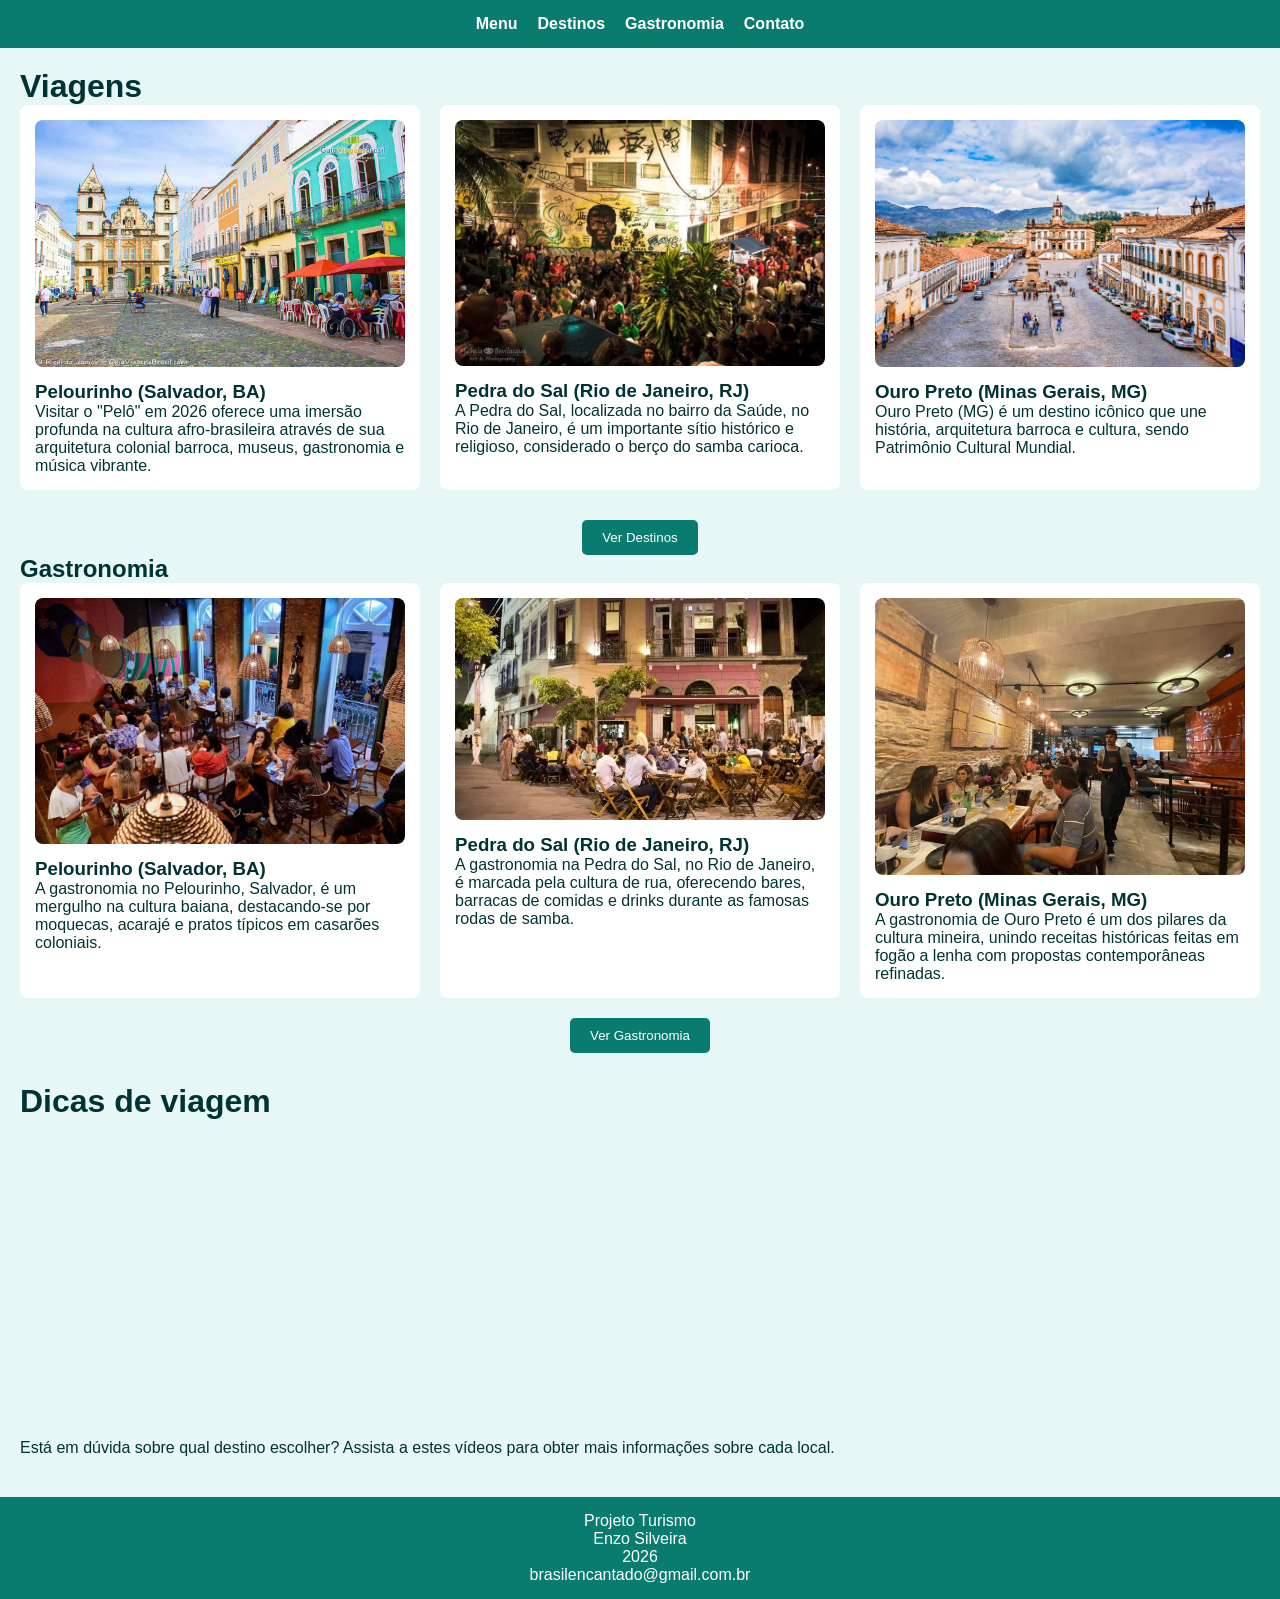
<file: index.html>
<!DOCTYPE html>
<html lang="pt-br">
<head>
<meta charset="UTF-8">
<link rel="stylesheet" href="style.css">
<title>Menu</title>
</head>
<body>

<header>
<nav>
<a href="index.html">Menu</a>
<a href="destinos.html">Destinos</a>
<a href="gastronomia.html">Gastronomia</a>
<a href="contato.html">Contato</a>
</nav>
</header>

<main>
<h1>Viagens</h1>

<section class="flex">
<div class="card">
<img src="imagens/foto-pelourinho-salvador-bahia-brasil-0758.jpg" alt="Pelourinho">
<h3>Pelourinho (Salvador, BA)</h3>
<p>Visitar o "Pelô" em 2026 oferece uma imersão profunda na cultura afro-brasileira através de sua arquitetura colonial barroca, museus, gastronomia e música vibrante.</p>
</div>

<div class="card">
<img src="imagens/pedra-do-sal-910x604-1.jpg">
<h3>Pedra do Sal (Rio de Janeiro, RJ)</h3>
<p>A Pedra do Sal, localizada no bairro da Saúde, no Rio de Janeiro, é um importante sítio histórico e religioso, considerado o berço do samba carioca.</p>
</div>

<div class="card">
<img src="imagens/dicas-guia-ouro-preto-mg6.jpg">
<h3>Ouro Preto (Minas Gerais, MG)</h3>
<p>Ouro Preto (MG) é um destino icônico que une história, arquitetura barroca e cultura, sendo Patrimônio Cultural Mundial.</p>
</div>
</section>

<div style="text-align:center;">
<a href="destinos.html"><button>Ver Destinos</button></a>
</div>

<section>
<h1>Gastronomia</h1>

<div class="flex">
<div class="card">
<img src="imagens/roma-negra-foto-dancabmx-pretapretinhaart-redes-sociais.jpg" alt="Acarajé">
<h3>Pelourinho (Salvador, BA)</h3>
<p>A gastronomia no Pelourinho, Salvador, é um mergulho na cultura baiana, destacando-se por moquecas, acarajé e pratos típicos em casarões coloniais.</p>
</div>

<div class="card">
<img src="imagens/atual-Angu-do-Gomes.jpg" alt="Comida carioca">
<h3>Pedra do Sal (Rio de Janeiro, RJ)</h3>
<p>A gastronomia na Pedra do Sal, no Rio de Janeiro, é marcada pela cultura de rua, oferecendo bares, barracas de comidas e drinks durante as famosas rodas de samba.</p>
</div>

<div class="card">
<img src="imagens/mais-um-lugar-delicioso.jpg" alt="Comida mineira">
<h3>Ouro Preto (Minas Gerais, MG)</h3>
<p>A gastronomia de Ouro Preto é um dos pilares da cultura mineira, unindo receitas históricas feitas em fogão a lenha com propostas contemporâneas refinadas.</p>
</div>
</div>

<div style="text-align:center; margin-top:20px;">
<a href="gastronomia.html">
<button>Ver Gastronomia</button>
</a>
</div>
</section>

<h1>Dicas de viagem</h1>

<iframe width="560" height="315" src="https://www.youtube.com/embed/m1RKJTv07Ew?si=rCP_rBVbPV4lQMVu" title="YouTube video player" frameborder="0" allow="accelerometer; autoplay; clipboard-write; encrypted-media; gyroscope; picture-in-picture; web-share" referrerpolicy="strict-origin-when-cross-origin" allowfullscreen></iframe>
<iframe width="560" height="315" src="https://www.youtube.com/embed/ICxjxed6Er4?si=Y0tUbFvAKrlQsiyU&amp;start=19" title="YouTube video player" frameborder="0" allow="accelerometer; autoplay; clipboard-write; encrypted-media; gyroscope; picture-in-picture; web-share" referrerpolicy="strict-origin-when-cross-origin" allowfullscreen></iframe>
<aside>
<p>Está em dúvida sobre qual destino escolher? Assista a estes vídeos para obter mais informações sobre cada local.</p>
</aside>
</main>

<footer>
<p>Projeto Turismo</p>
<p>Enzo Silveira</p>
<p>2026</p>
<p>brasilencantado@gmail.com.br</p>
</footer>

</body>
</html>
</file>
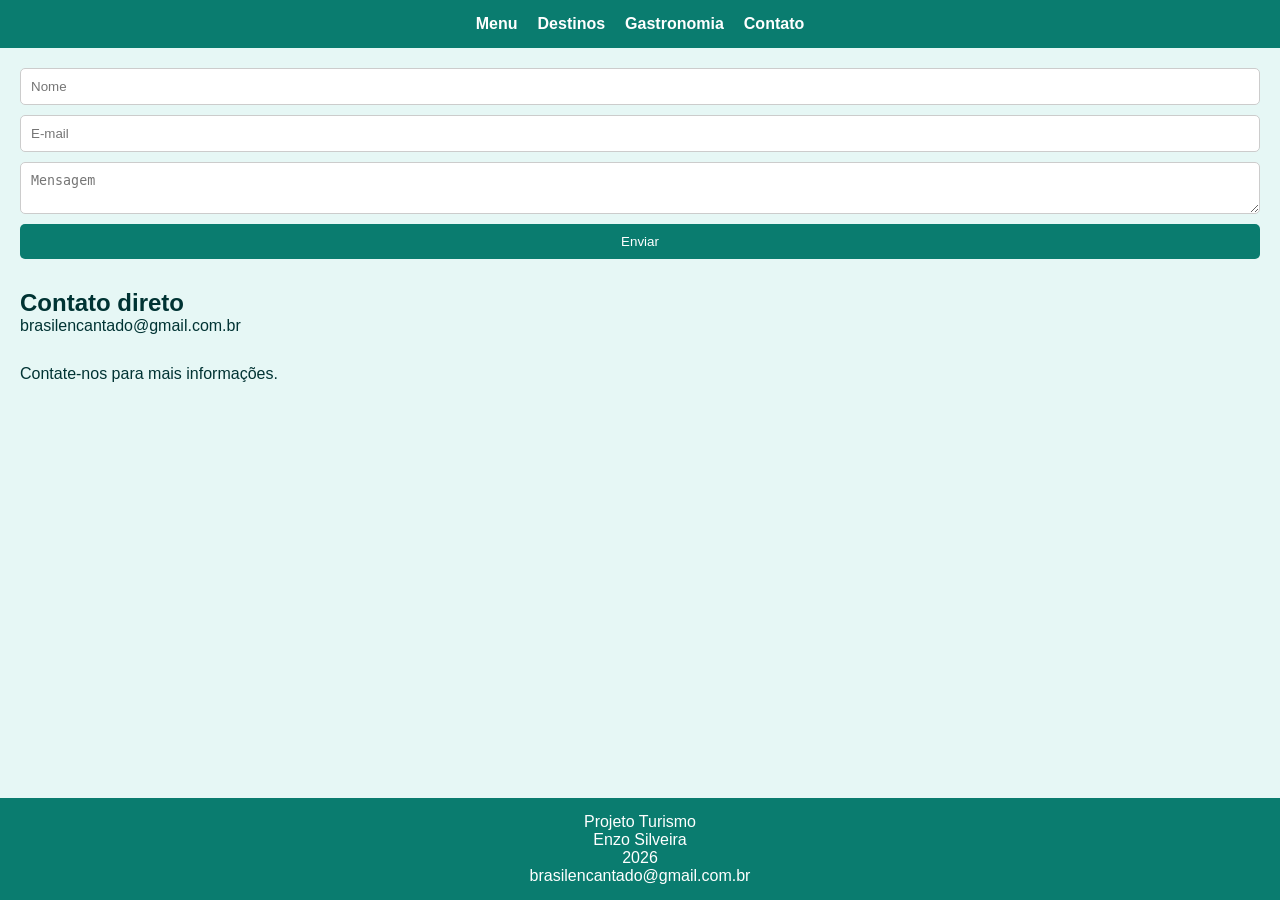
<file: contato.html>
<!DOCTYPE html>
<html lang="pt-br">
<head>
<meta charset="UTF-8">
<link rel="stylesheet" href="style.css">
<title>Contato</title>
</head>
<body>

<header>
<nav>
<a href="index.html">Menu</a>
<a href="destinos.html">Destinos</a>
<a href="gastronomia.html">Gastronomia</a>
<a href="contato.html">Contato</a>
</nav>
</header>

<main>

<section>
<form>
<input type="text" placeholder="Nome" required>
<input type="email" placeholder="E-mail" required>
<textarea placeholder="Mensagem" required></textarea>
<button type="submit">Enviar</button>
</form>
</section>

<section>
<h2>Contato direto</h2>
<p>brasilencantado@gmail.com.br</p>
</section>

<aside>
<p>Contate-nos para mais informações.</p>
</aside>

</main>

<footer>
<p>Projeto Turismo</p>
<p>Enzo Silveira</p>
<p>2026</p>
<p>brasilencantado@gmail.com.br</p>
</footer>

</body>
</html>
</file>
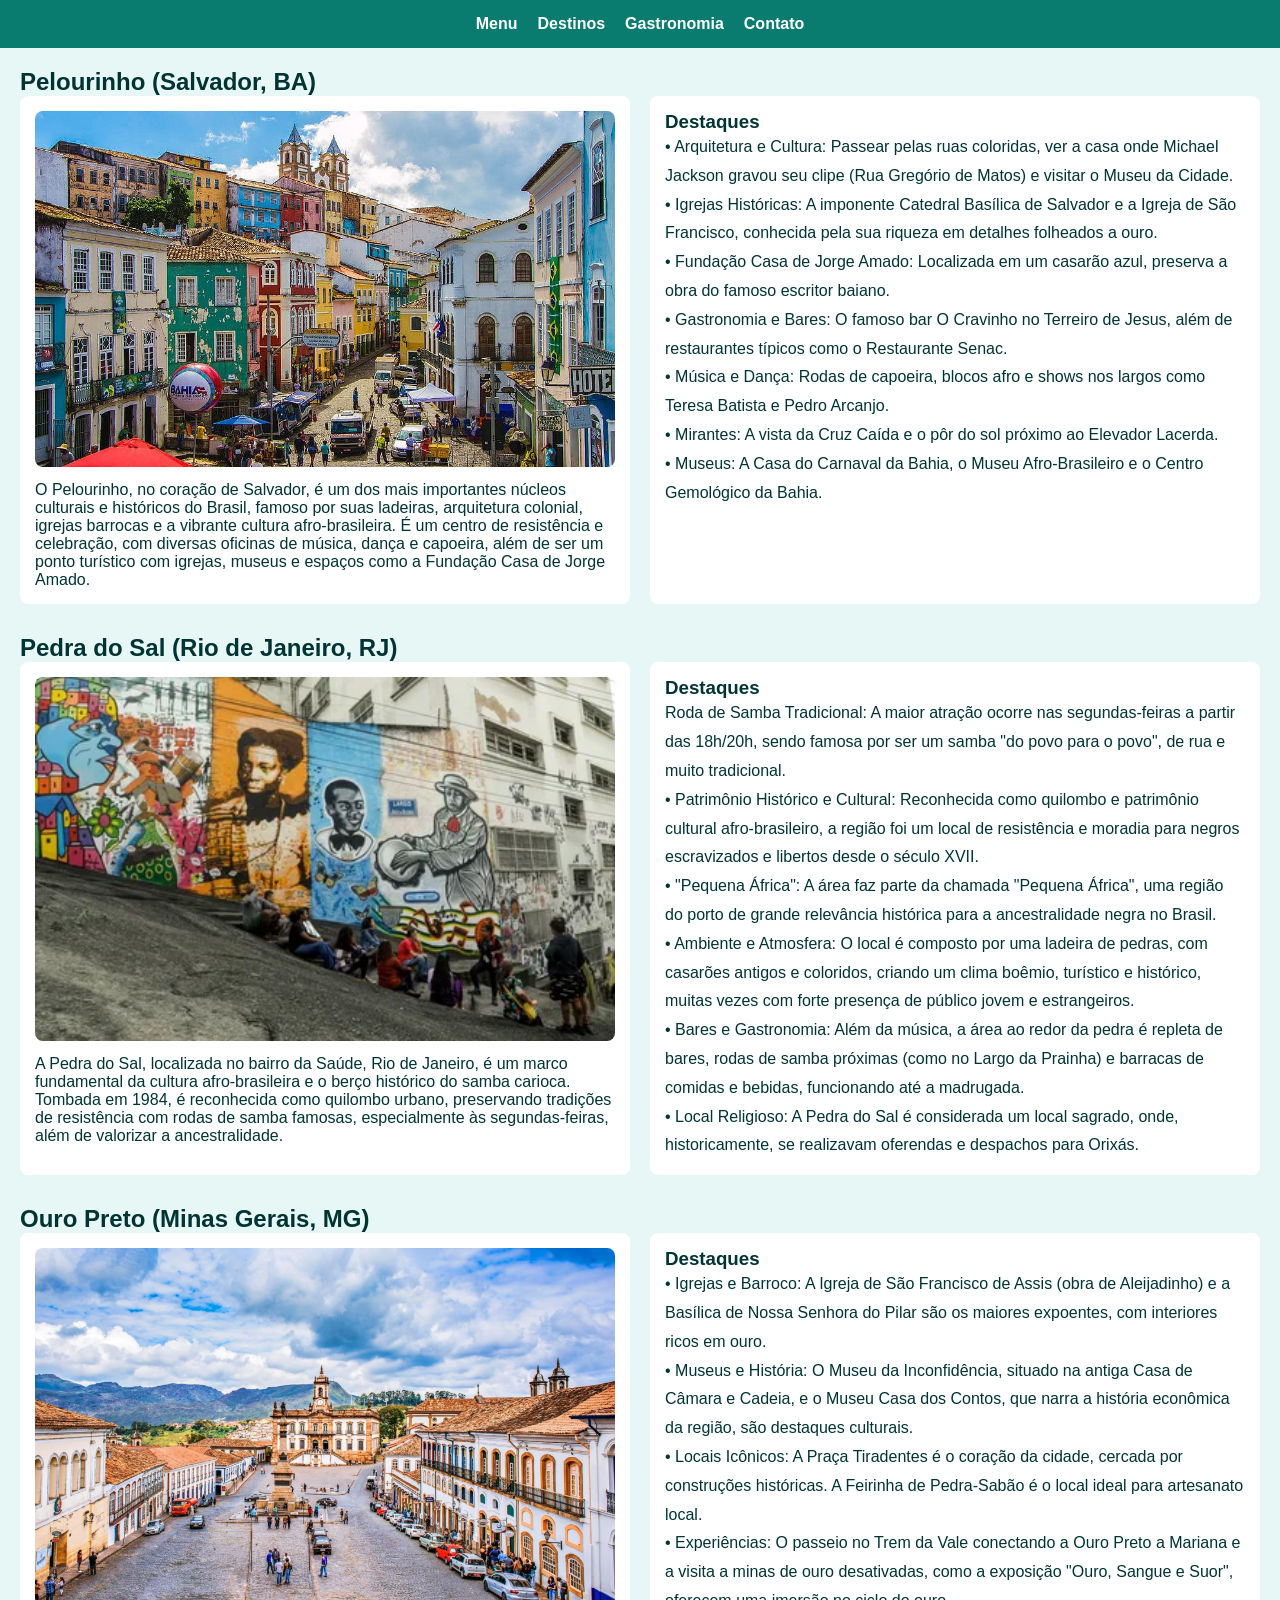
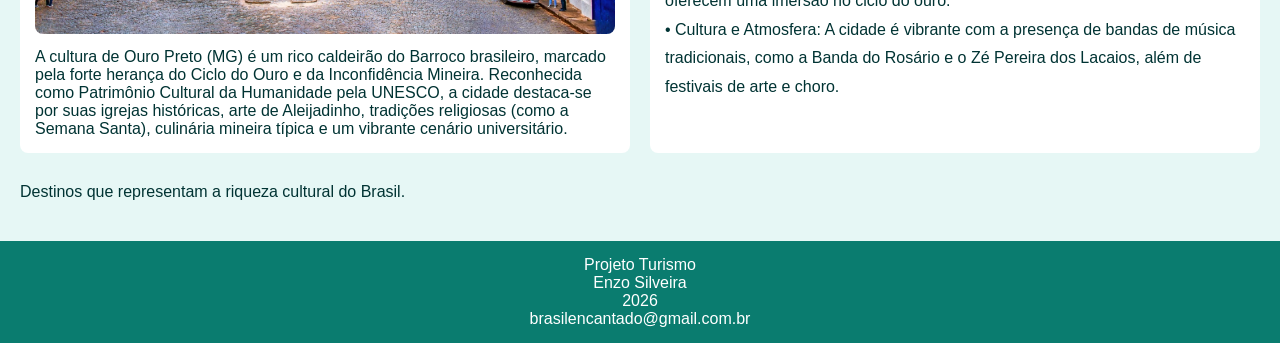
<file: destinos.html>
<!DOCTYPE html>
<html lang="pt-br">
<head>
<meta charset="UTF-8">
<link rel="stylesheet" href="style.css">
<title>Destinos</title>
</head>
<body>

<header>
<nav>
<a href="index.html">Menu</a>
<a href="destinos.html">Destinos</a>
<a href="gastronomia.html">Gastronomia</a>
<a href="contato.html">Contato</a>
</nav>
</header>

<main>

<!-- PELOURINHO -->
<section>
<h2>Pelourinho (Salvador, BA)</h2>

<div class="dupla">

<div class="card">
<img src="imagens/pelourinho.jpg" alt="Pelourinho">
<p>O Pelourinho, no coração de Salvador, é um dos mais importantes núcleos culturais e históricos do Brasil, famoso por suas ladeiras, arquitetura colonial, igrejas barrocas e a vibrante cultura afro-brasileira. É um centro de resistência e celebração, com diversas oficinas de música, dança e capoeira, além de ser um ponto turístico com igrejas, museus e espaços como a Fundação Casa de Jorge Amado.</p>
</div>

<div class="card destaques">
<h3>Destaques</h3>
<p>• Arquitetura e Cultura: Passear pelas ruas coloridas, ver a casa onde Michael Jackson gravou seu clipe (Rua Gregório de Matos) e visitar o Museu da Cidade.<br>
• Igrejas Históricas: A imponente Catedral Basílica de Salvador e a Igreja de São Francisco, conhecida pela sua riqueza em detalhes folheados a ouro.<br>
• Fundação Casa de Jorge Amado: Localizada em um casarão azul, preserva a obra do famoso escritor baiano.<br>
• Gastronomia e Bares: O famoso bar O Cravinho no Terreiro de Jesus, além de restaurantes típicos como o Restaurante Senac.<br>
• Música e Dança: Rodas de capoeira, blocos afro e shows nos largos como Teresa Batista e Pedro Arcanjo.<br>
• Mirantes: A vista da Cruz Caída e o pôr do sol próximo ao Elevador Lacerda.<br>
• Museus: A Casa do Carnaval da Bahia, o Museu Afro-Brasileiro e o Centro Gemológico da Bahia.</p>

</div>

</div>
</section>

<!-- PEDRA DO SAL -->
<section>
<h2>Pedra do Sal (Rio de Janeiro, RJ)</h2>

<div class="dupla">

<div class="card">
<img src="imagens/103068312-ri-rio-de-janeiro-rj-18-05-2023-caminhos-de-ciata-idealizado-e-conduzido-por-gracy-m.jpg" alt="Pedra do Sal">
<p>A Pedra do Sal, localizada no bairro da Saúde, Rio de Janeiro, é um marco fundamental da cultura afro-brasileira e o berço histórico do samba carioca. Tombada em 1984, é reconhecida como quilombo urbano, preservando tradições de resistência com rodas de samba famosas, especialmente às segundas-feiras, além de valorizar a ancestralidade.</p>
</div>

<div class="card destaques">
<h3>Destaques</h3>
<p>Roda de Samba Tradicional: A maior atração ocorre nas segundas-feiras a partir das 18h/20h, sendo famosa por ser um samba "do povo para o povo", de rua e muito tradicional.<br>
• Patrimônio Histórico e Cultural: Reconhecida como quilombo e patrimônio cultural afro-brasileiro, a região foi um local de resistência e moradia para negros escravizados e libertos desde o século XVII.<br>
• "Pequena África": A área faz parte da chamada "Pequena África", uma região do porto de grande relevância histórica para a ancestralidade negra no Brasil.<br>
• Ambiente e Atmosfera: O local é composto por uma ladeira de pedras, com casarões antigos e coloridos, criando um clima boêmio, turístico e histórico, muitas vezes com forte presença de público jovem e estrangeiros.<br>
• Bares e Gastronomia: Além da música, a área ao redor da pedra é repleta de bares, rodas de samba próximas (como no Largo da Prainha) e barracas de comidas e bebidas, funcionando até a madrugada.<br>
• Local Religioso: A Pedra do Sal é considerada um local sagrado, onde, historicamente, se realizavam oferendas e despachos para Orixás.</p>
</div>

</div>
</section>

<!-- OURO PRETO -->
<section>
<h2>Ouro Preto (Minas Gerais, MG)</h2>

<div class="dupla">

<div class="card">
<img src="imagens/dicas-guia-ouro-preto-mg6-1024x682.png" alt="Ouro Preto">
<p>A cultura de Ouro Preto (MG) é um rico caldeirão do Barroco brasileiro, marcado pela forte herança do Ciclo do Ouro e da Inconfidência Mineira. Reconhecida como Patrimônio Cultural da Humanidade pela UNESCO, a cidade destaca-se por suas igrejas históricas, arte de Aleijadinho, tradições religiosas (como a Semana Santa), culinária mineira típica e um vibrante cenário universitário.</p>
</div>

<div class="card destaques">
<h3>Destaques</h3>
<p>• Igrejas e Barroco: A Igreja de São Francisco de Assis (obra de Aleijadinho) e a Basílica de Nossa Senhora do Pilar são os maiores expoentes, com interiores ricos em ouro.<br>
• Museus e História: O Museu da Inconfidência, situado na antiga Casa de Câmara e Cadeia, e o Museu Casa dos Contos, que narra a história econômica da região, são destaques culturais.<br>
• Locais Icônicos: A Praça Tiradentes é o coração da cidade, cercada por construções históricas. A Feirinha de Pedra-Sabão é o local ideal para artesanato local.<br>
• Experiências: O passeio no Trem da Vale conectando a Ouro Preto a Mariana e a visita a minas de ouro desativadas, como a exposição "Ouro, Sangue e Suor", oferecem uma imersão no ciclo do ouro.<br>
• Cultura e Atmosfera: A cidade é vibrante com a presença de bandas de música tradicionais, como a Banda do Rosário e o Zé Pereira dos Lacaios, além de festivais de arte e choro.</p>
</div>

</div>
</section>

<aside>
<p>Destinos que representam a riqueza cultural do Brasil.</p>
</aside>

</main>
<footer>
<p>Projeto Turismo</p>
<p>Enzo Silveira</p>
<p>2026</p>
<p>brasilencantado@gmail.com.br</p>
</footer>

</body>
</html>
</file>
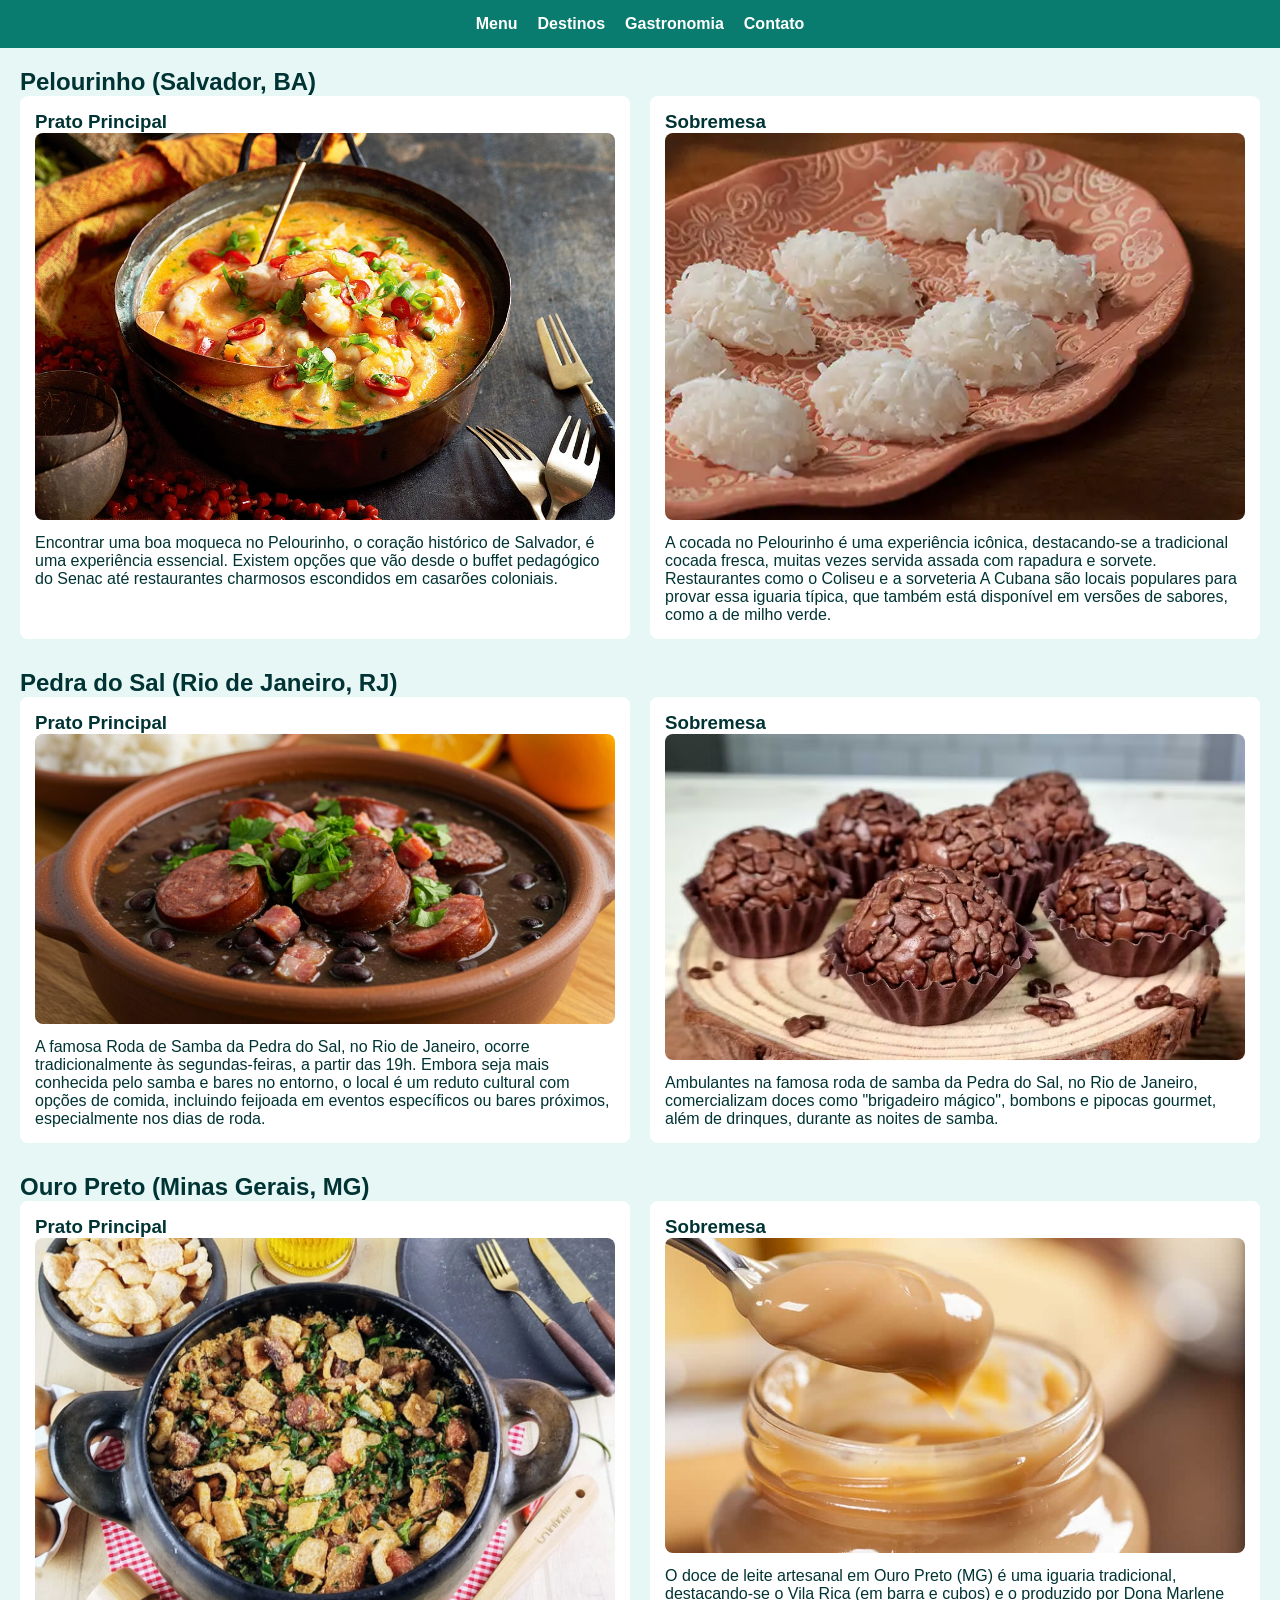
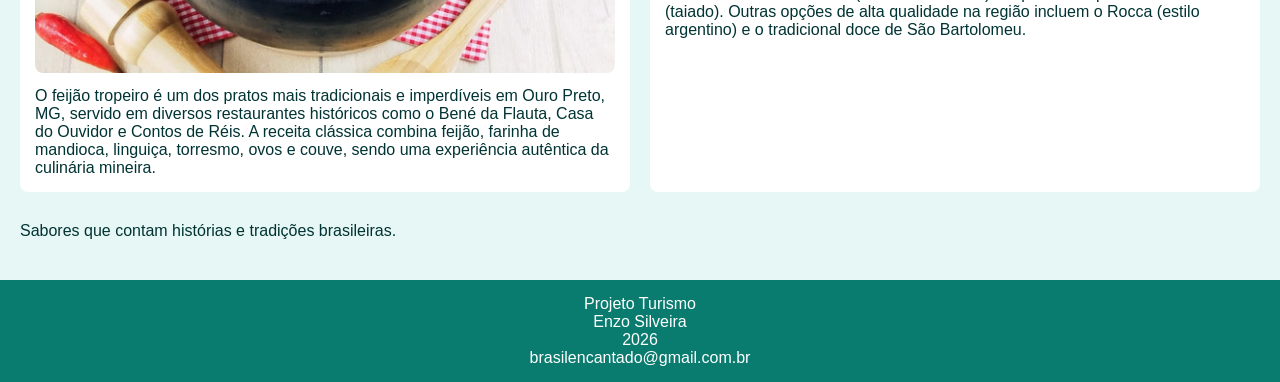
<file: gastronomia.html>
<!DOCTYPE html>
<html lang="pt-br">
<head>
<meta charset="UTF-8">
<link rel="stylesheet" href="style.css">
<title>Gastronomia</title>
</head>
<body>

<header>
<nav>
<a href="index.html">Menu</a>
<a href="destinos.html">Destinos</a>
<a href="gastronomia.html">Gastronomia</a>
<a href="contato.html">Contato</a>
</nav>
</header>
<main>

<!-- PELOURINHO -->
<section>
<h2>Pelourinho (Salvador, BA)</h2>

<div class="dupla">

<div class="card">
<h3>Prato Principal</h3>
<img src="imagens/moqueca.jpg" alt="Moqueca Baiana">
<p>Encontrar uma boa moqueca no Pelourinho, o coração histórico de Salvador, é uma experiência essencial. Existem opções que vão desde o buffet pedagógico do Senac até restaurantes charmosos escondidos em casarões coloniais.</p>
</div>

<div class="card">
<h3>Sobremesa</h3>
<img src="imagens/cocada.jpg" alt="Cocada">
<p>A cocada no Pelourinho é uma experiência icônica, destacando-se a tradicional cocada fresca, muitas vezes servida assada com rapadura e sorvete. Restaurantes como o Coliseu e a sorveteria A Cubana são locais populares para provar essa iguaria típica, que também está disponível em versões de sabores, como a de milho verde.</p>
</div>

</div>
</section>

<!-- PEDRA DO SAL -->
<section>
<h2>Pedra do Sal (Rio de Janeiro, RJ)</h2>

<div class="dupla">

<div class="card">
<h3>Prato Principal</h3>
<img src="imagens/feijoada.jpg" alt="Feijoada">
<p>A famosa Roda de Samba da Pedra do Sal, no Rio de Janeiro, ocorre tradicionalmente às segundas-feiras, a partir das 19h. Embora seja mais conhecida pelo samba e bares no entorno, o local é um reduto cultural com opções de comida, incluindo feijoada em eventos específicos ou bares próximos, especialmente nos dias de roda.</p>
</div>

<div class="card">
<h3>Sobremesa</h3>
<img src="imagens/brisadeiro.jpg" alt="Brigadeiro">
<p>Ambulantes na famosa roda de samba da Pedra do Sal, no Rio de Janeiro, comercializam doces como "brigadeiro mágico", bombons e pipocas gourmet, além de drinques, durante as noites de samba.</p>
</div>

</div>
</section>

<!-- OURO PRETO -->
<section>
<h2>Ouro Preto (Minas Gerais, MG)</h2>

<div class="dupla">

<div class="card">
<h3>Prato Principal</h3>
<img src="imagens/feijao_tropeiro.jpg" alt="Feijão tropeiro">
<p>O feijão tropeiro é um dos pratos mais tradicionais e imperdíveis em Ouro Preto, MG, servido em diversos restaurantes históricos como o Bené da Flauta, Casa do Ouvidor e Contos de Réis. A receita clássica combina feijão, farinha de mandioca, linguiça, torresmo, ovos e couve, sendo uma experiência autêntica da culinária mineira.</p>
</div>

<div class="card">
<h3>Sobremesa</h3>
<img src="imagens/doce_de_leite.jpg" alt="Doce de leite">
<p>O doce de leite artesanal em Ouro Preto (MG) é uma iguaria tradicional, destacando-se o Vila Rica (em barra e cubos) e o produzido por Dona Marlene (taiado). Outras opções de alta qualidade na região incluem o Rocca (estilo argentino) e o tradicional doce de São Bartolomeu.</p>
</div>

</div>
</section>

<aside>
<p>Sabores que contam histórias e tradições brasileiras.</p>
</aside>

</main>

<footer>
<p>Projeto Turismo</p>
<p>Enzo Silveira</p>
<p>2026</p>
<p>brasilencantado@gmail.com.br</p>
</footer>

</body>
</html>
</file>
<file: style.css>
* {
    margin: 0;
    padding: 0;
    box-sizing: border-box;
}
nav {
    display: flex;
    justify-content: space-between;
    align-items: center;
}

.logo img {
    height: 50px;
}

.menu {
    display: flex;
    gap: 20px;
}

.menu a {
    color: white;
    text-decoration: none;
    font-weight: bold;
}

body {
    font-family: Arial, sans-serif;
    background-color: #e6f7f5;
    color: #033;
}

/* HEADER */
header {
    background-color: #0a7c6f;
    padding: 15px;
}

nav {
    display: flex;
    justify-content: center;
    gap: 20px;
}

nav a {
    color: white;
    text-decoration: none;
    font-weight: bold;
}

/* MAIN */
main {
    padding: 20px;
}

/* SECTIONS */
section {
    margin-bottom: 30px;
}

/* FLEX CONTAINER */
.flex {
    display: flex;
    gap: 20px;
    flex-wrap: wrap;
}

.card {
    background-color: white;
    padding: 15px;
    flex: 1;
    min-width: 250px;
    border-radius: 8px;
}

/* BUTTON */
button {
    background-color: #0a7c6f;
    color: white;
    padding: 10px 20px;
    border: none;
    cursor: pointer;
    border-radius: 5px;
}

/* FORM */
form {
    display: flex;
    flex-direction: column;
    gap: 10px;
}

input, textarea {
    padding: 10px;
    border-radius: 5px;
    border: 1px solid #ccc;
}

/* FOOTER */
footer {
    background-color: #0a7c6f;
    color: white;
    text-align: center;
    padding: 15px;
    margin-top: 20px;
}

/* RESPONSIVO */
@media (max-width: 768px) {
    .flex {
        flex-direction: column;
    }
}
.card img {
    width: 100%;
    border-radius: 8px;
    margin-bottom: 10px;
}
button:hover {
    background-color: #065f55;
    transition: 0.3s;
}
nav a:hover {
    color: #a7f3e9;
}
.dupla {
    display: flex;
    gap: 20px;
    flex-wrap: wrap;
    margin-bottom: 30px;
}

.dupla .card {
    flex: 1;
    min-width: 280px;
}
body {
    display: flex;
    flex-direction: column;
    min-height: 100vh;
}

main {
    flex: 1;
}
.destaques p {
    line-height: 1.8;
}
</file>
